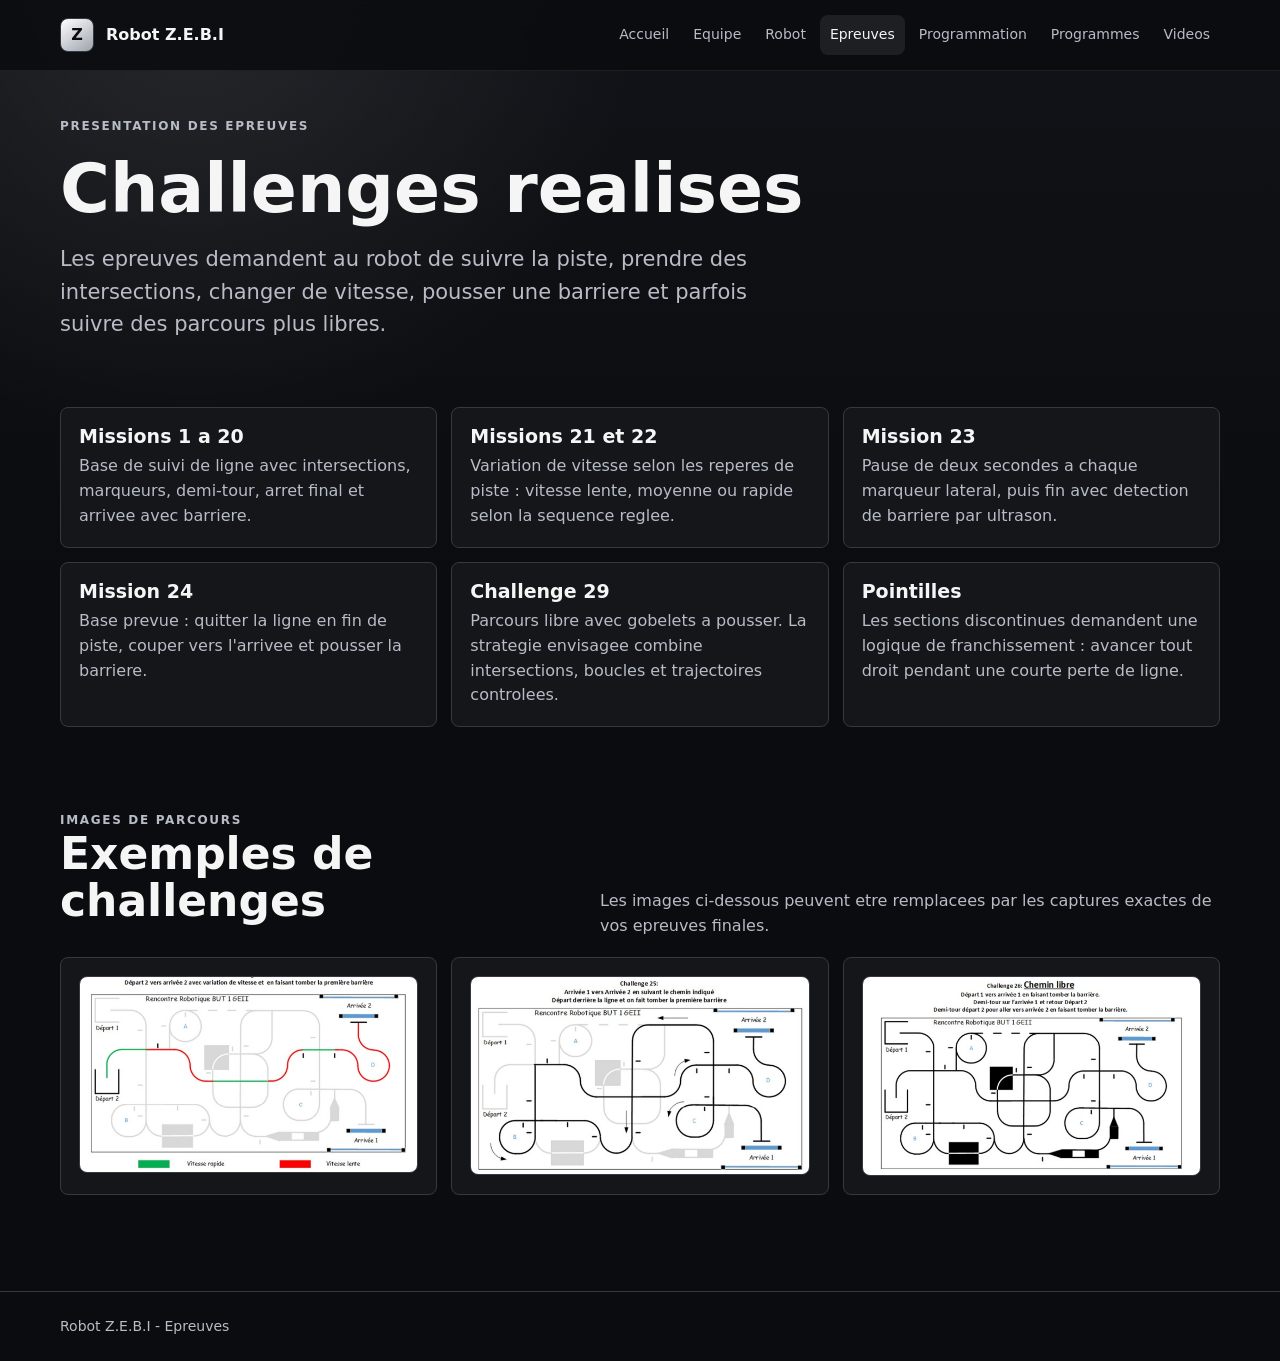
<file: RobotZEBI/epreuves.html>
﻿<!doctype html>
<html lang="fr">
<head>
  <meta charset="utf-8">
  <meta name="viewport" content="width=device-width, initial-scale=1">
  <title>Robot Z.E.B.I - Epreuves</title>
  <link rel="stylesheet" href="assets/style.css">
</head>
<body data-page="epreuves">
  <header class="site-header">
    <nav class="nav">
      <a class="brand" href="index.html"><span class="brand-mark">Z</span><span>Robot Z.E.B.I</span></a>
      <div class="nav-links">
        <a href="index.html">Accueil</a><a href="equipe.html">Equipe</a><a href="robot.html">Robot</a><a href="epreuves.html">Epreuves</a><a href="programmation.html">Programmation</a><a href="programmes.html">Programmes</a><a href="videos.html">Videos</a>
      </div>
    </nav>
  </header>
  <main class="container">
    <section class="page-title">
      <div class="eyebrow">Presentation des epreuves</div>
      <h1>Challenges realises</h1>
      <p class="lead">Les epreuves demandent au robot de suivre la piste, prendre des intersections, changer de vitesse, pousser une barriere et parfois suivre des parcours plus libres.</p>
    </section>

    <section class="section">
      <div class="grid">
        <article class="card">
          <h3>Missions 1 a 20</h3>
          <p>Base de suivi de ligne avec intersections, marqueurs, demi-tour, arret final et arrivee avec barriere.</p>
        </article>
        <article class="card">
          <h3>Missions 21 et 22</h3>
          <p>Variation de vitesse selon les reperes de piste : vitesse lente, moyenne ou rapide selon la sequence reglee.</p>
        </article>
        <article class="card">
          <h3>Mission 23</h3>
          <p>Pause de deux secondes a chaque marqueur lateral, puis fin avec detection de barriere par ultrason.</p>
        </article>
        <article class="card">
          <h3>Mission 24</h3>
          <p>Base prevue : quitter la ligne en fin de piste, couper vers l'arrivee et pousser la barriere.</p>
        </article>
        <article class="card">
          <h3>Challenge 29</h3>
          <p>Parcours libre avec gobelets a pousser. La strategie envisagee combine intersections, boucles et trajectoires controlees.</p>
        </article>
        <article class="card">
          <h3>Pointilles</h3>
          <p>Les sections discontinues demandent une logique de franchissement : avancer tout droit pendant une courte perte de ligne.</p>
        </article>
      </div>
    </section>

    <section class="section">
      <div class="section-header">
        <div>
          <div class="eyebrow">Images de parcours</div>
          <h2>Exemples de challenges</h2>
        </div>
        <p>Les images ci-dessous peuvent etre remplacees par les captures exactes de vos epreuves finales.</p>
      </div>
      <div class="grid">
        <article class="card">
          <img class="challenge-img" src="assets/piste1.jpg" alt="Exemple de piste 1">
        </article>
        <article class="card">
          <img class="challenge-img" src="assets/piste2.jpg" alt="Exemple de piste 2">
        </article>
        <article class="card">
          <img class="challenge-img" src="assets/piste3.jpg" alt="Exemple de piste 3">
        </article>
      </div>
    </section>
  </main>
  <footer class="footer"><div class="container">Robot Z.E.B.I - Epreuves</div></footer>
  <script src="assets/script.js"></script>
</body>
</html>
</file>
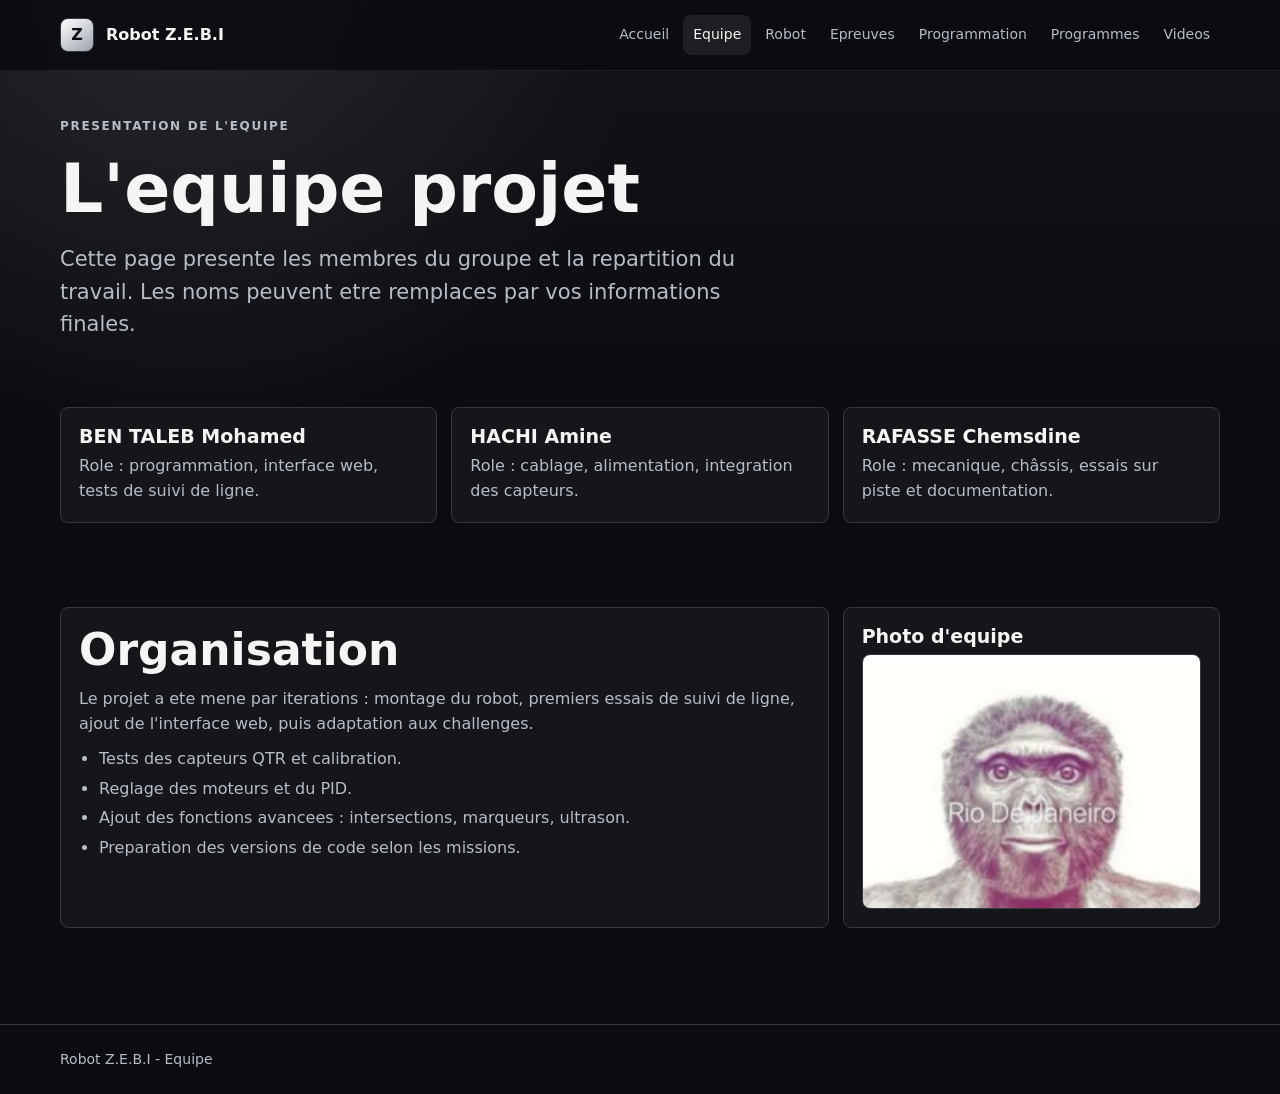
<file: RobotZEBI/equipe.html>
<!doctype html>
<html lang="fr">
<head>
  <meta charset="utf-8">
  <meta name="viewport" content="width=device-width, initial-scale=1">
  <title>Robot Z.E.B.I - Equipe</title>
  <link rel="stylesheet" href="assets/style.css">
</head>
<body data-page="equipe">
  <header class="site-header">
    <nav class="nav">
      <a class="brand" href="index.html"><span class="brand-mark">Z</span><span>Robot Z.E.B.I</span></a>
      <div class="nav-links">
        <a href="index.html">Accueil</a><a href="equipe.html">Equipe</a><a href="robot.html">Robot</a><a href="epreuves.html">Epreuves</a><a href="programmation.html">Programmation</a><a href="programmes.html">Programmes</a><a href="videos.html">Videos</a>
      </div>
    </nav>
  </header>
  <main class="container">
    <section class="page-title">
      <div class="eyebrow">Presentation de l'equipe</div>
      <h1>L'equipe projet</h1>
      <p class="lead">Cette page presente les membres du groupe et la repartition du travail. Les noms peuvent etre remplaces par vos informations finales.</p>
    </section>

    <section class="section">
      <div class="grid">
        <article class="card">
          <h3> BEN TALEB Mohamed</h3>
          <p>Role : programmation, interface web, tests de suivi de ligne.</p>
        </article>
        <article class="card">
          <h3>HACHI Amine</h3>
          <p>Role : cablage, alimentation, integration des capteurs.</p>
        </article>
        <article class="card">
          <h3>RAFASSE Chemsdine</h3>
          <p>Role : mecanique, châssis, essais sur piste et documentation.</p>
        </article>
      </div>
    </section>

    <section class="section">
      <div class="grid">
        <article class="card wide">
          <h2>Organisation</h2>
          <p>Le projet a ete mene par iterations : montage du robot, premiers essais de suivi de ligne, ajout de l'interface web, puis adaptation aux challenges.</p>
          <ul>
            <li>Tests des capteurs QTR et calibration.</li>
            <li>Reglage des moteurs et du PID.</li>
            <li>Ajout des fonctions avancees : intersections, marqueurs, ultrason.</li>
            <li>Preparation des versions de code selon les missions.</li>
          </ul>
        </article>
        <article class="card">
          <h3>Photo d'equipe</h3>
          <img class="media-img" src="assets/photoequipe.jpg" alt="Photo de l'equipe du projet">
        </article>
      </div>
    </section>
  </main>
  <footer class="footer"><div class="container">Robot Z.E.B.I - Equipe</div></footer>
  <script src="assets/script.js"></script>
</body>
</html>
</file>
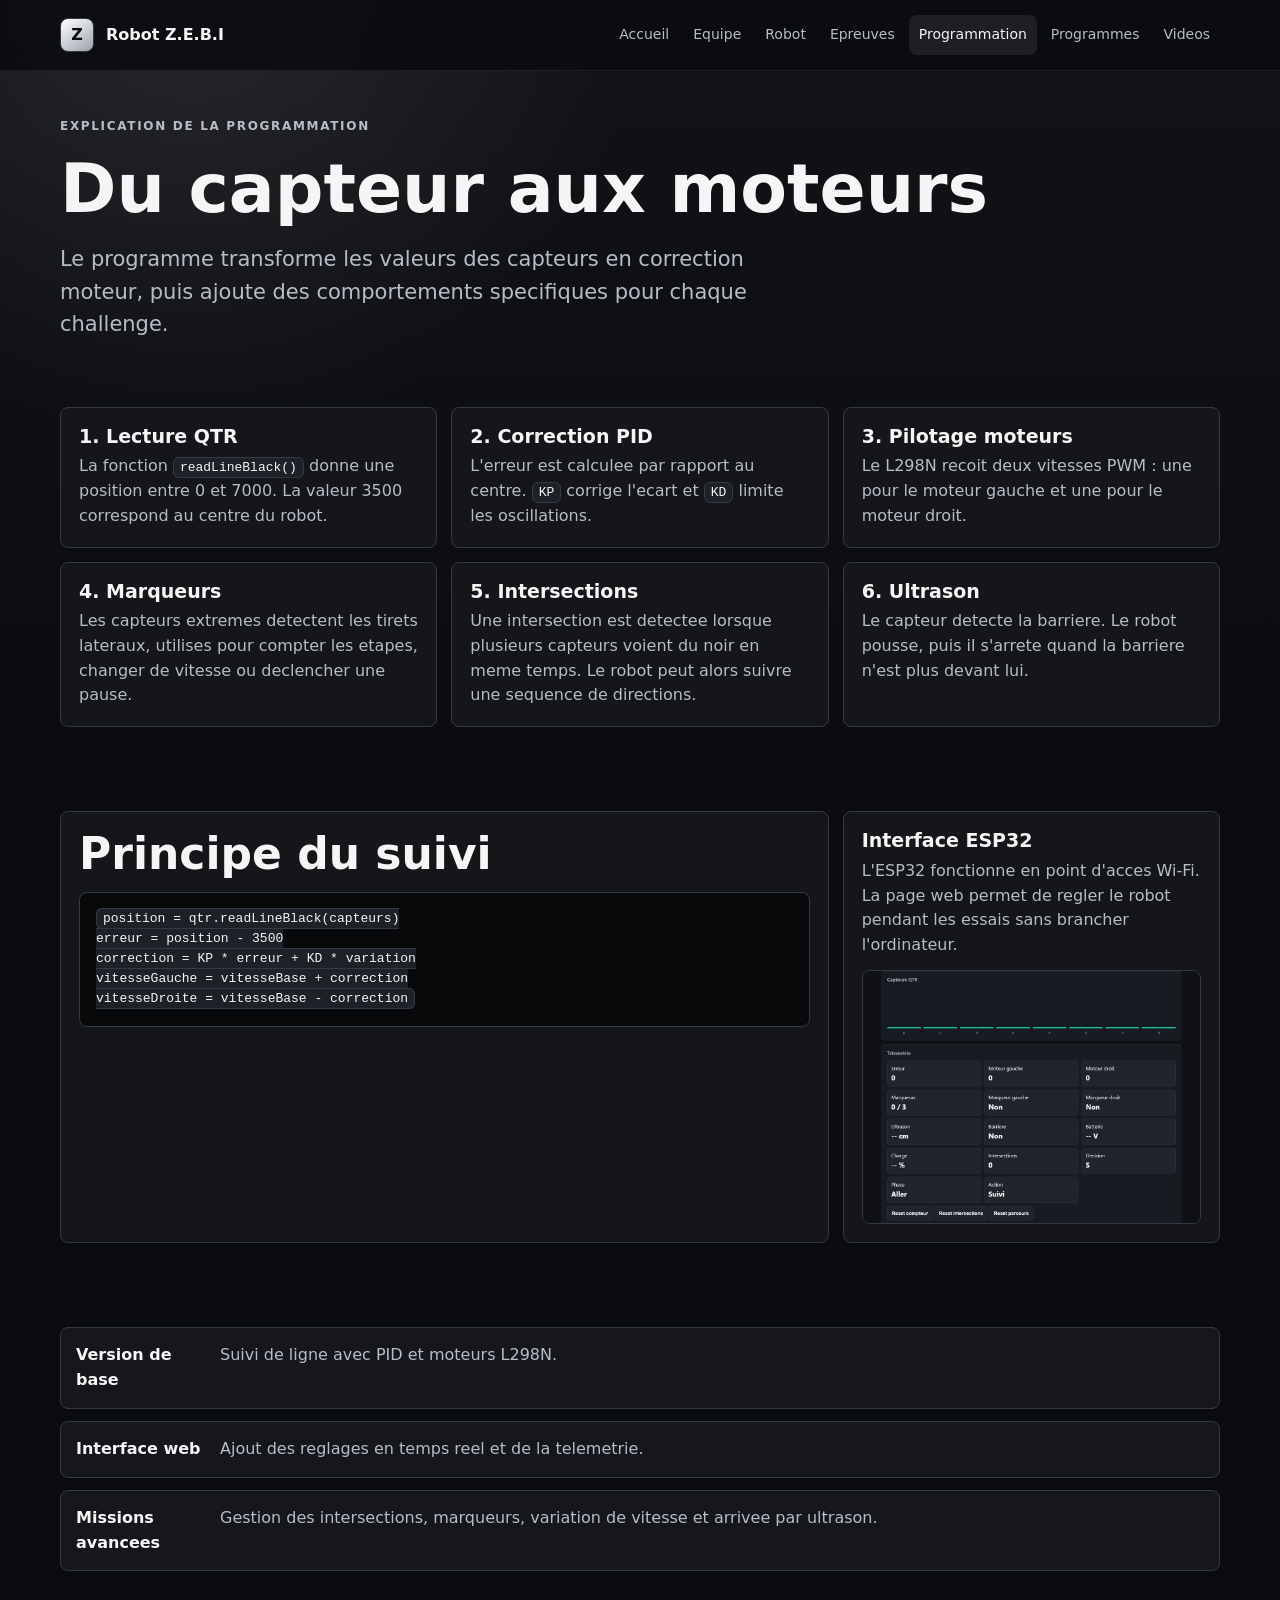
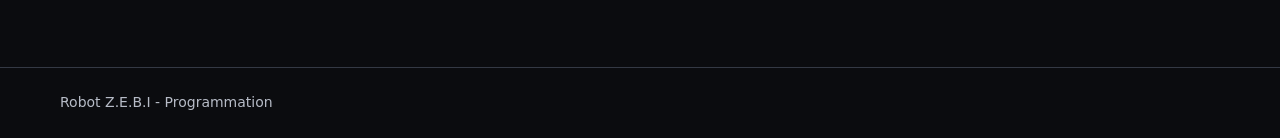
<file: RobotZEBI/programmation.html>
<!doctype html>
<html lang="fr">
<head>
  <meta charset="utf-8">
  <meta name="viewport" content="width=device-width, initial-scale=1">
  <title>Robot Z.E.B.I - Programmation</title>
  <link rel="stylesheet" href="assets/style.css">
</head>
<body data-page="programmation">
  <header class="site-header">
    <nav class="nav">
      <a class="brand" href="index.html"><span class="brand-mark">Z</span><span>Robot Z.E.B.I</span></a>
      <div class="nav-links">
        <a href="index.html">Accueil</a><a href="equipe.html">Equipe</a><a href="robot.html">Robot</a><a href="epreuves.html">Epreuves</a><a href="programmation.html">Programmation</a><a href="programmes.html">Programmes</a><a href="videos.html">Videos</a>
      </div>
    </nav>
  </header>
  <main class="container">
    <section class="page-title">
      <div class="eyebrow">Explication de la programmation</div>
      <h1>Du capteur aux moteurs</h1>
      <p class="lead">Le programme transforme les valeurs des capteurs en correction moteur, puis ajoute des comportements specifiques pour chaque challenge.</p>
    </section>

    <section class="section">
      <div class="grid">
        <article class="card">
          <h3>1. Lecture QTR</h3>
          <p>La fonction <code>readLineBlack()</code> donne une position entre 0 et 7000. La valeur 3500 correspond au centre du robot.</p>
        </article>
        <article class="card">
          <h3>2. Correction PID</h3>
          <p>L'erreur est calculee par rapport au centre. <code>KP</code> corrige l'ecart et <code>KD</code> limite les oscillations.</p>
        </article>
        <article class="card">
          <h3>3. Pilotage moteurs</h3>
          <p>Le L298N recoit deux vitesses PWM : une pour le moteur gauche et une pour le moteur droit.</p>
        </article>
        <article class="card">
          <h3>4. Marqueurs</h3>
          <p>Les capteurs extremes detectent les tirets lateraux, utilises pour compter les etapes, changer de vitesse ou declencher une pause.</p>
        </article>
        <article class="card">
          <h3>5. Intersections</h3>
          <p>Une intersection est detectee lorsque plusieurs capteurs voient du noir en meme temps. Le robot peut alors suivre une sequence de directions.</p>
        </article>
        <article class="card">
          <h3>6. Ultrason</h3>
          <p>Le capteur detecte la barriere. Le robot pousse, puis il s'arrete quand la barriere n'est plus devant lui.</p>
        </article>
      </div>
    </section>

    <section class="section">
      <div class="grid">
        <article class="card wide">
          <h2>Principe du suivi</h2>
          <pre class="code-block"><code>position = qtr.readLineBlack(capteurs)
erreur = position - 3500
correction = KP * erreur + KD * variation
vitesseGauche = vitesseBase + correction
vitesseDroite = vitesseBase - correction</code></pre>
        </article>
        <article class="card">
          <h3>Interface ESP32</h3>
          <p>L'ESP32 fonctionne en point d'acces Wi-Fi. La page web permet de regler le robot pendant les essais sans brancher l'ordinateur.</p>
          <img class="media-img" src="assets/interfaceweb.jpg" alt="Capture de l'interface web du robot" style="margin-top: 12px;">
        </article>
      </div>
    </section>

    <section class="section">
      <div class="timeline">
        <div class="timeline-item"><strong>Version de base</strong><p>Suivi de ligne avec PID et moteurs L298N.</p></div>
        <div class="timeline-item"><strong>Interface web</strong><p>Ajout des reglages en temps reel et de la telemetrie.</p></div>
        <div class="timeline-item"><strong>Missions avancees</strong><p>Gestion des intersections, marqueurs, variation de vitesse et arrivee par ultrason.</p></div>
      </div>
    </section>
  </main>
  <footer class="footer"><div class="container">Robot Z.E.B.I - Programmation</div></footer>
  <script src="assets/script.js"></script>
</body>
</html>
</file>
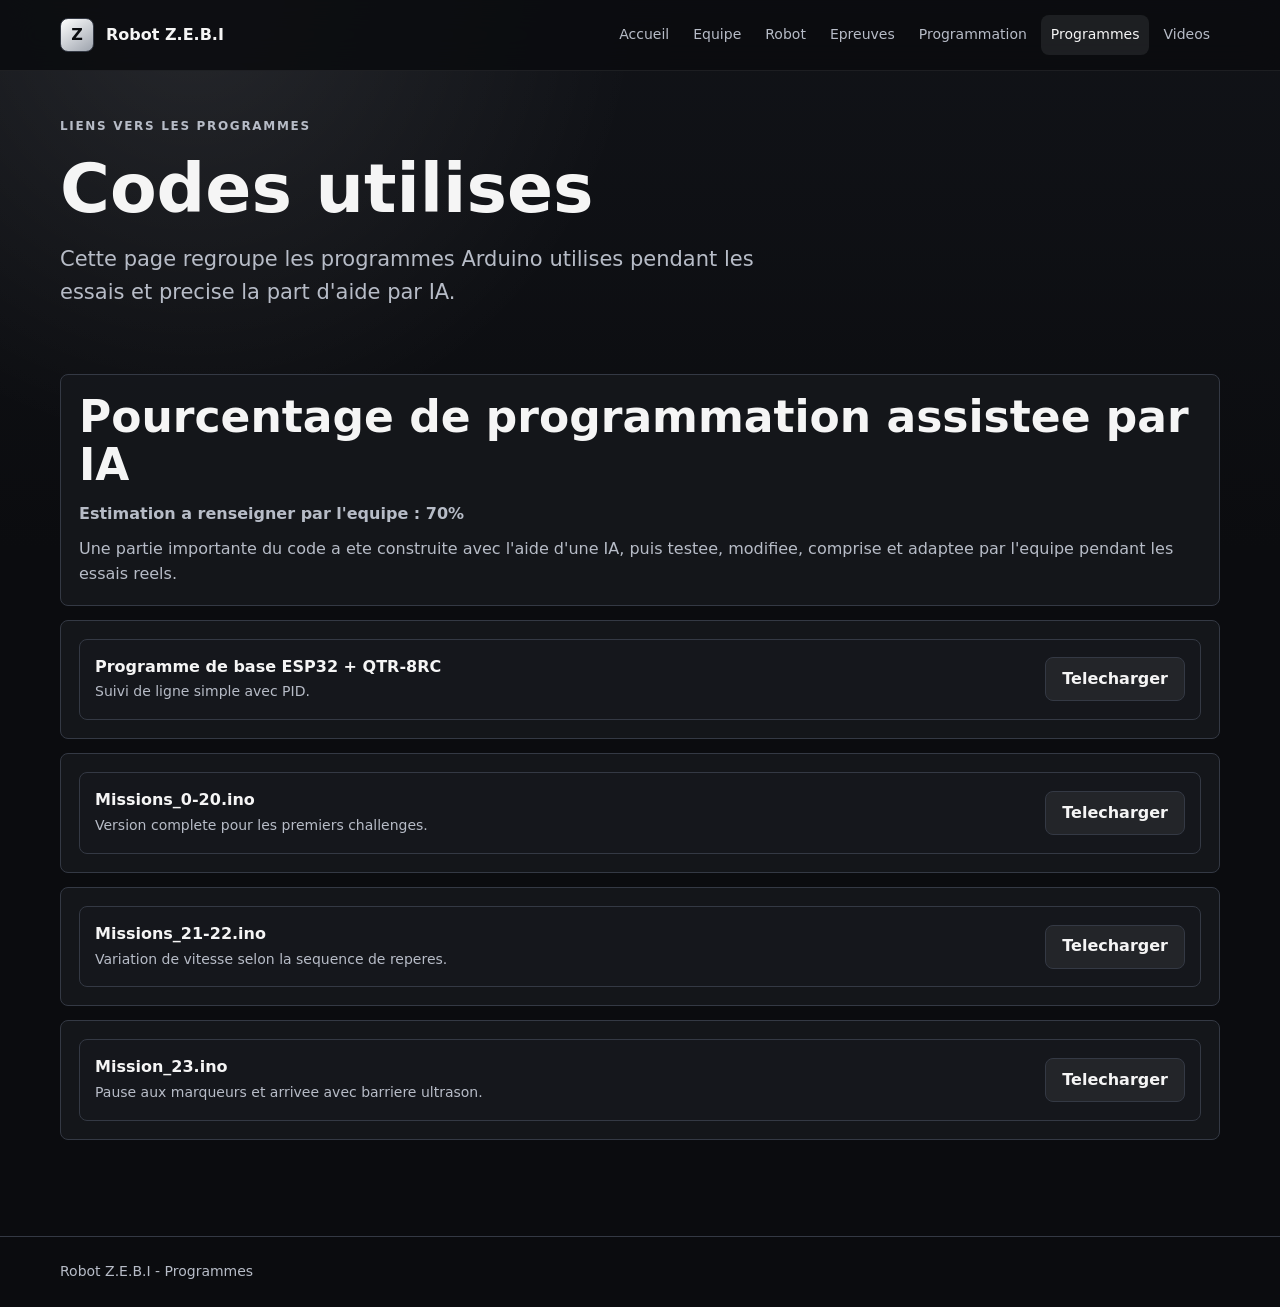
<file: RobotZEBI/programmes.html>
<!doctype html>
<html lang="fr">
<head>
  <meta charset="utf-8">
  <meta name="viewport" content="width=device-width, initial-scale=1">
  <title>Robot Z.E.B.I - Programmes</title>
  <link rel="stylesheet" href="assets/style.css">
</head>
<body data-page="programmes">
  <header class="site-header">
    <nav class="nav">
      <a class="brand" href="index.html"><span class="brand-mark">Z</span><span>Robot Z.E.B.I</span></a>
      <div class="nav-links">
        <a href="index.html">Accueil</a><a href="equipe.html">Equipe</a><a href="robot.html">Robot</a><a href="epreuves.html">Epreuves</a><a href="programmation.html">Programmation</a><a href="programmes.html">Programmes</a><a href="videos.html">Videos</a>
      </div>
    </nav>
  </header>
  <main class="container">
    <section class="page-title">
      <div class="eyebrow">Liens vers les programmes</div>
      <h1>Codes utilises</h1>
      <p class="lead">Cette page regroupe les programmes Arduino utilises pendant les essais et precise la part d'aide par IA.</p>
    </section>

    <section class="section">
      <div class="grid">
        <article class="card full">
          <h2>Pourcentage de programmation assistee par IA</h2>
          <p><strong>Estimation a renseigner par l'equipe : 70%</strong></p>
          <p>Une partie importante du code a ete construite avec l'aide d'une IA, puis testee, modifiee, comprise et adaptee par l'equipe pendant les essais reels.</p>
        </article>
        <article class="card full">
          <div class="program-link">
            <div><strong>Programme de base ESP32 + QTR-8RC</strong><br><span>Suivi de ligne simple avec PID.</span></div>
            <a class="button secondary" href="../Robot_Suiveur_Ligne_ESP32_QTR8RC.ino" download>Telecharger</a>
          </div>
        </article>
        <article class="card full">
          <div class="program-link">
            <div><strong>Missions_0-20.ino</strong><br><span>Version complete pour les premiers challenges.</span></div>
            <a class="button secondary" href="programmes/Missions_0-20.ino" download>Telecharger</a>
          </div>
        </article>
        <article class="card full">
          <div class="program-link">
            <div><strong>Missions_21-22.ino</strong><br><span>Variation de vitesse selon la sequence de reperes.</span></div>
            <a class="button secondary" href="programmes/Missions_21-22.ino" download>Telecharger</a>
          </div>
        </article>
        <article class="card full">
          <div class="program-link">
            <div><strong>Mission_23.ino</strong><br><span>Pause aux marqueurs et arrivee avec barriere ultrason.</span></div>
            <a class="button secondary" href="programmes/Mission_23.ino" download>Telecharger</a>
          </div>
        </article>
      </div>
    </section>
  </main>
  <footer class="footer"><div class="container">Robot Z.E.B.I - Programmes</div></footer>
  <script src="assets/script.js"></script>
</body>
</html>
</file>
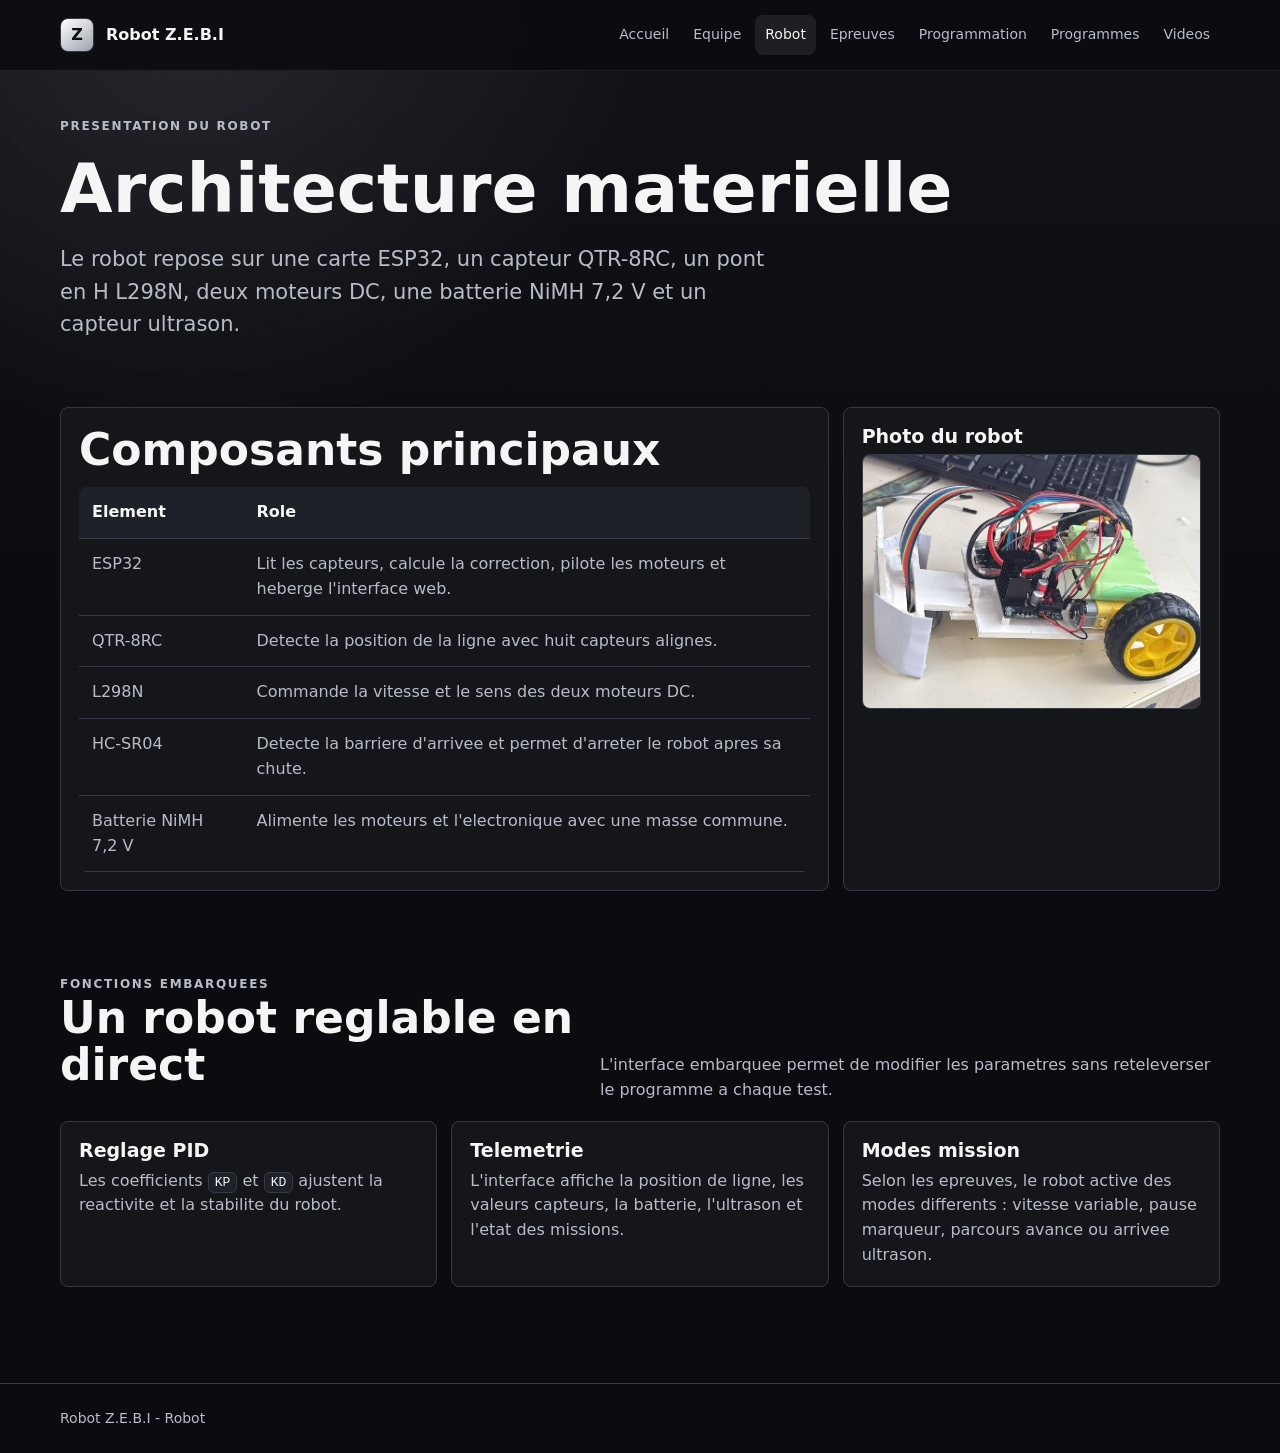
<file: RobotZEBI/robot.html>
<!doctype html>
<html lang="fr">
<head>
  <meta charset="utf-8">
  <meta name="viewport" content="width=device-width, initial-scale=1">
  <title>Robot Z.E.B.I - Robot</title>
  <link rel="stylesheet" href="assets/style.css">
</head>
<body data-page="robot">
  <header class="site-header">
    <nav class="nav">
      <a class="brand" href="index.html"><span class="brand-mark">Z</span><span>Robot Z.E.B.I</span></a>
      <div class="nav-links">
        <a href="index.html">Accueil</a><a href="equipe.html">Equipe</a><a href="robot.html">Robot</a><a href="epreuves.html">Epreuves</a><a href="programmation.html">Programmation</a><a href="programmes.html">Programmes</a><a href="videos.html">Videos</a>
      </div>
    </nav>
  </header>
  <main class="container">
    <section class="page-title">
      <div class="eyebrow">Presentation du robot</div>
      <h1>Architecture materielle</h1>
      <p class="lead">Le robot repose sur une carte ESP32, un capteur QTR-8RC, un pont en H L298N, deux moteurs DC, une batterie NiMH 7,2 V et un capteur ultrason.</p>
    </section>

    <section class="section">
      <div class="grid">
        <article class="card wide">
          <h2>Composants principaux</h2>
          <table class="table">
            <thead><tr><th>Element</th><th>Role</th></tr></thead>
            <tbody>
              <tr><td>ESP32</td><td>Lit les capteurs, calcule la correction, pilote les moteurs et heberge l'interface web.</td></tr>
              <tr><td>QTR-8RC</td><td>Detecte la position de la ligne avec huit capteurs alignes.</td></tr>
              <tr><td>L298N</td><td>Commande la vitesse et le sens des deux moteurs DC.</td></tr>
              <tr><td>HC-SR04</td><td>Detecte la barriere d'arrivee et permet d'arreter le robot apres sa chute.</td></tr>
              <tr><td>Batterie NiMH 7,2 V</td><td>Alimente les moteurs et l'electronique avec une masse commune.</td></tr>
            </tbody>
          </table>
        </article>
        <article class="card">
          <h3>Photo du robot</h3>
          <img class="media-img" src="assets/robot.jpg" alt="Photo du robot Z.E.B.I">
        </article>
      </div>
    </section>

    <section class="section">
      <div class="section-header">
        <div>
          <div class="eyebrow">Fonctions embarquees</div>
          <h2>Un robot reglable en direct</h2>
        </div>
        <p>L'interface embarquee permet de modifier les parametres sans reteleverser le programme a chaque test.</p>
      </div>
      <div class="grid">
        <article class="card">
          <h3>Reglage PID</h3>
          <p>Les coefficients <code>KP</code> et <code>KD</code> ajustent la reactivite et la stabilite du robot.</p>
        </article>
        <article class="card">
          <h3>Telemetrie</h3>
          <p>L'interface affiche la position de ligne, les valeurs capteurs, la batterie, l'ultrason et l'etat des missions.</p>
        </article>
        <article class="card">
          <h3>Modes mission</h3>
          <p>Selon les epreuves, le robot active des modes differents : vitesse variable, pause marqueur, parcours avance ou arrivee ultrason.</p>
        </article>
      </div>
    </section>
  </main>
  <footer class="footer"><div class="container">Robot Z.E.B.I - Robot</div></footer>
  <script src="assets/script.js"></script>
</body>
</html>
</file>
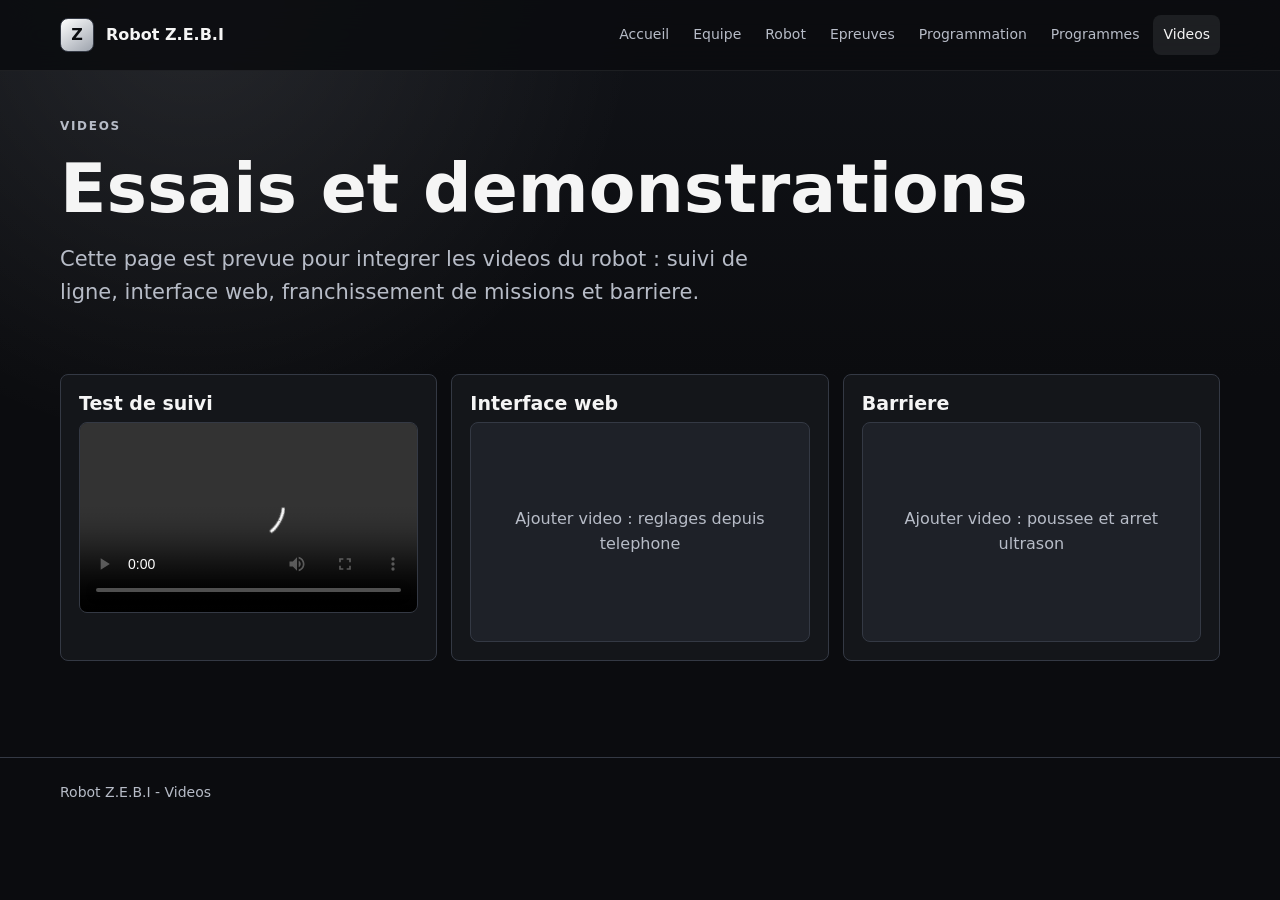
<file: RobotZEBI/videos.html>
<!doctype html>
<html lang="fr">
<head>
  <meta charset="utf-8">
  <meta name="viewport" content="width=device-width, initial-scale=1">
  <title>Robot Z.E.B.I - Videos</title>
  <link rel="stylesheet" href="assets/style.css">
</head>
<body data-page="videos">
  <header class="site-header">
    <nav class="nav">
      <a class="brand" href="index.html"><span class="brand-mark">Z</span><span>Robot Z.E.B.I</span></a>
      <div class="nav-links">
        <a href="index.html">Accueil</a><a href="equipe.html">Equipe</a><a href="robot.html">Robot</a><a href="epreuves.html">Epreuves</a><a href="programmation.html">Programmation</a><a href="programmes.html">Programmes</a><a href="videos.html">Videos</a>
      </div>
    </nav>
  </header>
  <main class="container">
    <section class="page-title">
      <div class="eyebrow">Videos</div>
      <h1>Essais et demonstrations</h1>
      <p class="lead">Cette page est prevue pour integrer les videos du robot : suivi de ligne, interface web, franchissement de missions et barriere.</p>
    </section>

    <section class="section">
      <div class="grid">
        <article class="card">
          <h3>Test de suivi</h3>
          <video class="media-video" controls src="videos/testsuivi.mov"></video>
        </article>
        <article class="card">
          <h3>Interface web</h3>
          <div class="media-frame">Ajouter video : reglages depuis telephone</div>
        </article>
        <article class="card">
          <h3>Barriere</h3>
          <div class="media-frame">Ajouter video : poussee et arret ultrason</div>
        </article>
      </div>
    </section>

  </main>
  <footer class="footer"><div class="container">Robot Z.E.B.I - Videos</div></footer>
  <script src="assets/script.js"></script>
</body>
</html>
</file>
<file: RobotZEBI/assets/style.css>
:root {
  color-scheme: dark;
  --bg: #0b0c0f;
  --panel: #15171c;
  --panel-2: #1e2128;
  --text: #f5f5f5;
  --muted: #b7bcc7;
  --line: #343944;
  --accent: #ffffff;
  --soft: #d8dbe2;
  --danger: #e95d5d;
  --ok: #7dd3a8;
  --shadow: 0 18px 70px rgba(0, 0, 0, 0.34);
}

* {
  box-sizing: border-box;
}

html {
  scroll-behavior: smooth;
}

body {
  margin: 0;
  min-height: 100vh;
  background:
    radial-gradient(circle at 15% 0%, rgba(255,255,255,0.09), transparent 28rem),
    linear-gradient(180deg, #111318 0%, var(--bg) 42%);
  color: var(--text);
  font-family: Inter, ui-sans-serif, system-ui, -apple-system, BlinkMacSystemFont, "Segoe UI", sans-serif;
  line-height: 1.55;
}

a {
  color: inherit;
  text-decoration: none;
}

img, video {
  max-width: 100%;
  display: block;
}

.site-header {
  position: sticky;
  top: 0;
  z-index: 20;
  border-bottom: 1px solid rgba(255,255,255,0.08);
  background: rgba(11, 12, 15, 0.88);
  backdrop-filter: blur(16px);
}

.nav {
  width: min(1160px, calc(100% - 32px));
  margin: 0 auto;
  min-height: 70px;
  display: flex;
  align-items: center;
  justify-content: space-between;
  gap: 20px;
}

.brand {
  display: flex;
  align-items: center;
  gap: 12px;
  font-weight: 800;
  letter-spacing: 0;
}

.brand-mark {
  width: 34px;
  height: 34px;
  border: 1px solid var(--line);
  border-radius: 8px;
  display: grid;
  place-items: center;
  background: linear-gradient(145deg, #ffffff, #9da3ad);
  color: #0b0c0f;
  font-weight: 900;
}

.nav-links {
  display: flex;
  align-items: center;
  gap: 4px;
  flex-wrap: wrap;
  justify-content: flex-end;
}

.nav-links a {
  color: var(--muted);
  padding: 9px 10px;
  border-radius: 8px;
  font-size: 14px;
}

.nav-links a:hover,
.nav-links a.active {
  color: var(--text);
  background: rgba(255,255,255,0.08);
}

.container {
  width: min(1160px, calc(100% - 32px));
  margin: 0 auto;
}

.hero {
  min-height: 520px;
  display: grid;
  grid-template-columns: minmax(0, 1.08fr) minmax(320px, 0.92fr);
  gap: 28px;
  align-items: center;
  padding: 56px 0 38px;
}

.eyebrow {
  color: var(--muted);
  text-transform: uppercase;
  letter-spacing: 0.14em;
  font-size: 12px;
  font-weight: 800;
}

h1, h2, h3 {
  margin: 0;
  line-height: 1.08;
  letter-spacing: 0;
}

h1 {
  font-size: clamp(44px, 8vw, 88px);
  margin-top: 16px;
}

h2 {
  font-size: clamp(28px, 4vw, 44px);
  margin-bottom: 14px;
}

h3 {
  font-size: 19px;
  margin-bottom: 8px;
}

p {
  margin: 0;
  color: var(--muted);
}

.lead {
  max-width: 720px;
  font-size: clamp(17px, 2vw, 21px);
  margin-top: 18px;
}

.hero-actions {
  display: flex;
  gap: 12px;
  flex-wrap: wrap;
  margin-top: 28px;
}

.button {
  display: inline-flex;
  align-items: center;
  justify-content: center;
  min-height: 44px;
  padding: 0 16px;
  border-radius: 8px;
  border: 1px solid var(--line);
  background: var(--text);
  color: #0b0c0f;
  font-weight: 800;
}

.button.secondary {
  background: rgba(255,255,255,0.06);
  color: var(--text);
}

.robot-panel {
  background: rgba(21,23,28,0.86);
  border: 1px solid var(--line);
  border-radius: 8px;
  padding: 18px;
  box-shadow: var(--shadow);
}

.robot-visual {
  aspect-ratio: 4 / 3;
  border-radius: 8px;
  border: 1px solid var(--line);
  background:
    linear-gradient(90deg, transparent 48%, #fff 48%, #fff 52%, transparent 52%),
    linear-gradient(135deg, #242832, #111318);
  position: relative;
  overflow: hidden;
}

.robot-body {
  position: absolute;
  left: 50%;
  top: 52%;
  width: 52%;
  aspect-ratio: 1.25;
  transform: translate(-50%, -50%);
  border: 2px solid #f5f5f5;
  border-radius: 8px;
  background: #15171c;
  box-shadow: 0 20px 40px rgba(0,0,0,0.35);
}

.robot-body::before {
  content: "";
  position: absolute;
  left: 10%;
  right: 10%;
  top: -14%;
  height: 12px;
  border-radius: 6px;
  background: repeating-linear-gradient(90deg, #f5f5f5 0 10%, #5b626f 10% 14%);
}

.wheel {
  position: absolute;
  top: 34%;
  width: 18px;
  height: 42%;
  background: #f5f5f5;
  border-radius: 7px;
}

.wheel.left { left: -14px; }
.wheel.right { right: -14px; }

.sensor-strip {
  position: absolute;
  left: 12%;
  right: 12%;
  bottom: 12%;
  display: grid;
  grid-template-columns: repeat(8, 1fr);
  gap: 5px;
}

.sensor-dot {
  aspect-ratio: 1;
  border: 1px solid #fff;
  border-radius: 50%;
  background: #2b303a;
}

.panel-stats {
  display: grid;
  grid-template-columns: repeat(3, 1fr);
  gap: 10px;
  margin-top: 12px;
}

.stat {
  border: 1px solid var(--line);
  border-radius: 8px;
  background: var(--panel-2);
  padding: 12px;
}

.stat strong {
  display: block;
  font-size: 23px;
}

.stat span {
  color: var(--muted);
  font-size: 13px;
}

.section {
  padding: 42px 0;
}

.section-header {
  display: flex;
  align-items: end;
  justify-content: space-between;
  gap: 20px;
  margin-bottom: 18px;
}

.section-header p {
  max-width: 620px;
}

.grid {
  display: grid;
  grid-template-columns: repeat(12, 1fr);
  gap: 14px;
}

.card {
  grid-column: span 4;
  border: 1px solid var(--line);
  border-radius: 8px;
  background: rgba(21,23,28,0.92);
  padding: 18px;
}

.card.wide {
  grid-column: span 8;
}

.card.full {
  grid-column: span 12;
}

.card p + p,
.card ul + p,
.card p + ul {
  margin-top: 10px;
}

ul {
  margin: 12px 0 0;
  padding-left: 20px;
  color: var(--muted);
}

li {
  margin: 5px 0;
}

.tag-list {
  display: flex;
  gap: 8px;
  flex-wrap: wrap;
  margin-top: 14px;
}

.tag {
  border: 1px solid var(--line);
  border-radius: 999px;
  color: var(--soft);
  background: rgba(255,255,255,0.05);
  padding: 6px 10px;
  font-size: 13px;
}

.page-title {
  padding: 46px 0 24px;
}

.page-title h1 {
  font-size: clamp(42px, 6vw, 68px);
}

.table {
  width: 100%;
  border-collapse: collapse;
  overflow: hidden;
  border-radius: 8px;
}

.table th,
.table td {
  border-bottom: 1px solid var(--line);
  padding: 13px;
  text-align: left;
  vertical-align: top;
}

.table th {
  color: var(--text);
  background: var(--panel-2);
}

.table td {
  color: var(--muted);
}

.media-frame {
  border: 1px solid var(--line);
  border-radius: 8px;
  background: var(--panel-2);
  min-height: 220px;
  display: grid;
  place-items: center;
  color: var(--muted);
  text-align: center;
  padding: 20px;
}

.challenge-img {
  border-radius: 8px;
  border: 1px solid var(--line);
  background: var(--panel-2);
}

.media-img,
.media-video {
  width: 100%;
  border-radius: 8px;
  border: 1px solid var(--line);
  background: var(--panel-2);
  object-fit: cover;
}

.media-img {
  aspect-ratio: 4 / 3;
}

.media-video {
  aspect-ratio: 16 / 9;
}

.timeline {
  display: grid;
  gap: 12px;
}

.timeline-item {
  display: grid;
  grid-template-columns: 130px 1fr;
  gap: 14px;
  padding: 15px;
  border: 1px solid var(--line);
  border-radius: 8px;
  background: var(--panel);
}

.timeline-item strong {
  color: var(--text);
}

.footer {
  margin-top: 54px;
  border-top: 1px solid var(--line);
  color: var(--muted);
  padding: 24px 0;
  font-size: 14px;
}

code {
  color: var(--text);
  background: var(--panel-2);
  border: 1px solid var(--line);
  border-radius: 6px;
  padding: 2px 6px;
}

.code-block {
  overflow: auto;
  border-radius: 8px;
  border: 1px solid var(--line);
  background: #08090b;
  padding: 16px;
  color: #f5f5f5;
}

.program-link {
  display: flex;
  align-items: center;
  justify-content: space-between;
  gap: 14px;
  border: 1px solid var(--line);
  border-radius: 8px;
  background: var(--panel);
  padding: 15px;
}

.program-link span {
  color: var(--muted);
  font-size: 14px;
}

@media (max-width: 880px) {
  .hero {
    grid-template-columns: 1fr;
    min-height: auto;
  }

  .card,
  .card.wide {
    grid-column: span 12;
  }

  .section-header {
    align-items: flex-start;
    flex-direction: column;
  }

  .timeline-item {
    grid-template-columns: 1fr;
  }
}

@media (max-width: 680px) {
  .nav {
    align-items: flex-start;
    flex-direction: column;
    padding: 14px 0;
  }

  .nav-links {
    justify-content: flex-start;
  }

  .panel-stats {
    grid-template-columns: 1fr;
  }
}
</file>
